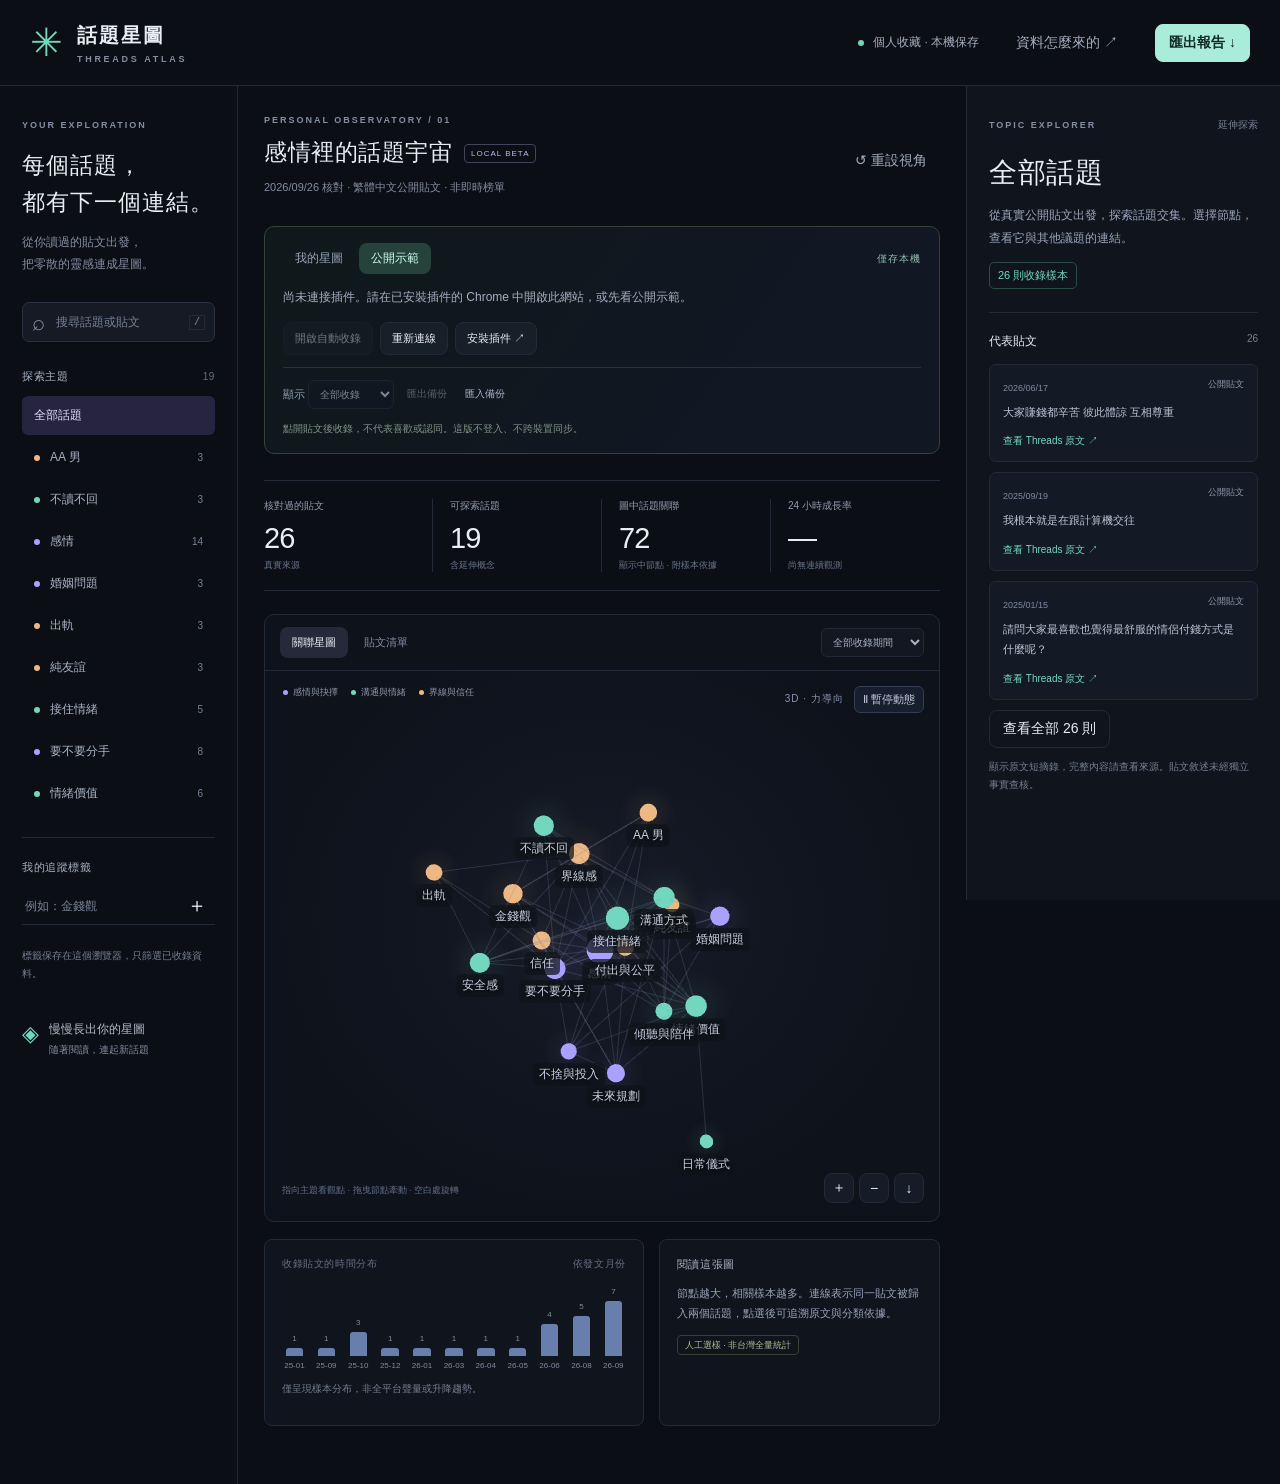
<file: site/index.html>
<!doctype html>
<html lang="zh-Hant"><head><meta charset="utf-8"><meta name="viewport" content="width=device-width,initial-scale=1"><meta name="color-scheme" content="dark"><meta name="description" content="從你開啟的 Threads 貼文建立個人話題星圖。本機保存、免登入，另提供公開樣本試玩。"><title>話題星圖 · Threads Atlas</title><link rel="stylesheet" href="styles.css"><script type="importmap">{"imports":{"three":"./vendor/three/three.module.min.js"}}</script></head>
<body>
<header><a class="brand" href="./"><span class="brand-mark">✳</span><span>話題星圖<small>THREADS ATLAS</small></span></a><div class="header-note"><span class="live-dot"></span>個人收藏 · 本機保存</div><button id="method-btn" class="quiet">資料怎麼來的 ↗</button><button id="export" class="primary">匯出報告 ↓</button></header>
<main>
<aside class="sidebar"><div class="eyebrow">YOUR EXPLORATION</div><h1>每個話題，<br>都有下一個連結。</h1><p class="intro">從你讀過的貼文出發，<br>把零散的靈感連成星圖。</p><label class="search"><span>⌕</span><input id="search" placeholder="搜尋話題或貼文" aria-label="搜尋話題或貼文"><kbd>/</kbd></label><div class="section-label">探索主題 <span id="topic-total">0</span></div><nav id="topics" aria-label="話題入口"></nav><form id="tag-form"><label for="tag-input" class="section-label">我的追蹤標籤</label><div class="tag-field"><input id="tag-input" maxlength="30" placeholder="例如：金錢觀" aria-label="新增追蹤標籤"><button aria-label="新增標籤">＋</button></div></form><div id="tags"></div><p class="tiny">標籤保存在這個瀏覽器，只篩選已收錄資料。</p><div class="sidebar-foot"><span>◈</span><div>慢慢長出你的星圖<small>隨著閱讀，連起新話題</small></div></div></aside>
<section class="workspace"><div class="page-heading"><div><div class="eyebrow">PERSONAL OBSERVATORY / 01</div><h2><span id="page-title">我的話題星圖</span><span class="beta">LOCAL BETA</span></h2><p id="snapshot-caption">正在載入資料…</p></div><button id="reset" class="quiet">↺ 重設視角</button></div><section class="library-panel" aria-label="個人收錄設定">
<div class="library-heading"><div class="library-switch" role="group" aria-label="資料來源"><button id="personal-tab" aria-pressed="false">我的星圖</button><button id="sample-tab" class="active" aria-pressed="true">公開示範</button></div><span class="local-pill">僅存本機</span></div>
<p id="library-status" role="status">正在尋找 Chrome 插件…</p>
<div class="library-actions"><button id="capture-toggle" disabled aria-pressed="false">開啟自動收錄</button><button id="connect-extension">重新連線</button><button id="install-extension">安裝插件 ↗</button></div>
<div class="library-tools"><label>顯示 <select id="library-filter"><option value="all">全部收錄</option><option value="manual">僅手動收藏</option></select></label><button id="backup-library">匯出備份</button><button id="import-library">匯入備份</button><input id="library-file" type="file" accept="application/json,.json" hidden><button id="exit-import" hidden>返回插件資料</button></div>
<p class="library-note">點開貼文後收錄，不代表喜歡或認同。這版不登入、不跨裝置同步。</p>
</section><div class="stats"><div><small id="post-count-title">已收錄的貼文</small><strong id="post-count">—</strong><span id="post-count-note">我的閱讀足跡</span></div><div><small>可探索話題</small><strong id="node-count">—</strong><span>含延伸概念</span></div><div><small>圖中話題關聯</small><strong id="edge-count">—</strong><span>顯示中節點 · 附樣本依據</span></div><div><small id="fourth-title">手動收藏</small><strong id="fourth-count">0</strong><span id="fourth-note">特別想保留的內容</span></div></div>
<div class="graph-panel"><div class="graph-top"><div class="tabs"><button class="active" id="graph-tab" aria-pressed="true">關聯星圖</button><button id="list-tab" aria-pressed="false">貼文清單</button></div><select id="period" aria-label="貼文時間範圍"><option value="all">全部收錄期間</option><option value="7">快照前 7 天</option><option value="1">快照前 24 小時</option></select></div><div id="graph-stage"><div id="graph" role="group" aria-label="3D 話題關聯圖"></div><div id="graph-empty" hidden>這個篩選沒有收錄貼文，試試其他話題或期間。</div><div class="graph-legend"><span><i class="purple"></i>感情與抉擇</span><span><i class="teal"></i>溝通與情緒</span><span><i class="orange"></i>界線與信任</span></div><div class="graph-mode"><span>3D · 力導向</span><button id="motion-toggle" aria-pressed="false">Ⅱ 暫停動態</button></div><div class="graph-controls"><button id="zoom-in" aria-label="放大">＋</button><button id="zoom-out" aria-label="縮小">−</button><button id="save-svg" aria-label="下載關聯圖">↓</button></div><p class="graph-hint">指向主題看觀點 · 拖曳節點牽動 · 空白處旋轉</p></div><div id="post-list" hidden></div></div>
<div class="bottom-grid"><section class="mini-panel"><div class="section-label"><span id="timeline-title">我的收錄時間分布</span><span id="timeline-unit">依收錄月份</span></div><div id="timeline"></div><p id="timeline-note" class="tiny">僅呈現個人收錄，非全平台聲量或升降趨勢。</p></section><section class="mini-panel"><div class="section-label">閱讀這張圖</div><p class="reading">節點越大，相關樣本越多。<br>連線表示同一貼文被歸入兩個話題，<br>點選後可追溯原文與分類依據。</p><span class="sample-badge" id="scope-badge">個人資料 · 未公開</span></section></div><div class="status-row"><p id="status" role="status"></p><button id="undo-delete" hidden>復原刪除</button></div></section>
<aside class="detail" id="detail" aria-label="話題詳情"></aside>
</main>
<dialog id="method"><button id="close-method" class="dialog-close" aria-label="關閉">×</button><div class="eyebrow">ABOUT THIS SNAPSHOT</div><h2>讓每個連結，都有依據。</h2><p>這是公開 Threads 貼文的人工核對樣本，用來體驗話題探索；不代表隨機抽樣、完整收錄或台灣整體輿情。</p><ul><li>公開示範呈現原文短摘錄與來源連結，另保留分析摘要。</li><li>話題分類為編輯判讀；連線代表同一樣本被歸入兩個話題，不代表因果。</li><li>來源可能是主貼文或回覆；貼文中的個人敘述未經獨立事實查核。</li><li>顏色代表主題群組，不代表情緒正負或成長率。</li><li>缺乏一致的連續採集資料，因此不顯示熱度成長率。</li><li>發文切角為依樣本衍生的創作提案，不是原作者的話，也不是情感診斷。</li></ul><p id="method-meta"></p></dialog>
<dialog id="install-dialog"><button id="close-install" class="dialog-close" aria-label="關閉安裝說明">×</button><div class="eyebrow">CONNECT YOUR READING</div><h2>讓星圖跟著閱讀生長</h2><p>請在桌面版 Chrome 安裝插件。這個內建預覽瀏覽器無法代替 Chrome 載入擴充功能。</p><ol><li><a class="download-link" href="downloads/threads-atlas-extension.zip?v=0.2.1" download>下載試用插件 ZIP ↓</a>，先解壓縮。</li><li>在 Chrome 網址列輸入 <code>chrome://extensions</code>，開啟右上角「開發人員模式」。</li><li>按「載入未封裝項目」，選擇解壓縮後含 <code>manifest.json</code> 的資料夾。</li><li>點插件圖示，閱讀說明並開啟「自動收錄」，重新整理已開著的 Threads 頁面。</li><li>點開一篇貼文／留言，再按插件裡的「開啟我的星圖」。</li></ol><p>網站與插件需在同一個 Chrome 個人檔案。線上星圖：<a href="https://diffusework-wq.github.io/threads-atlas/">diffusework-wq.github.io/threads-atlas/</a>；線上版不需要啟動本機伺服器。解除安裝插件會清除收藏，請先匯出備份。</p><p class="tiny">僅處理你在 Threads 網頁已載入的貼文文字與連結，不讀取密碼、Cookie 或私訊。Chrome 插件測試版不會把收藏傳到雲端。</p></dialog>
<script type="module" src="app.mjs?v=3"></script></body></html>
</file>
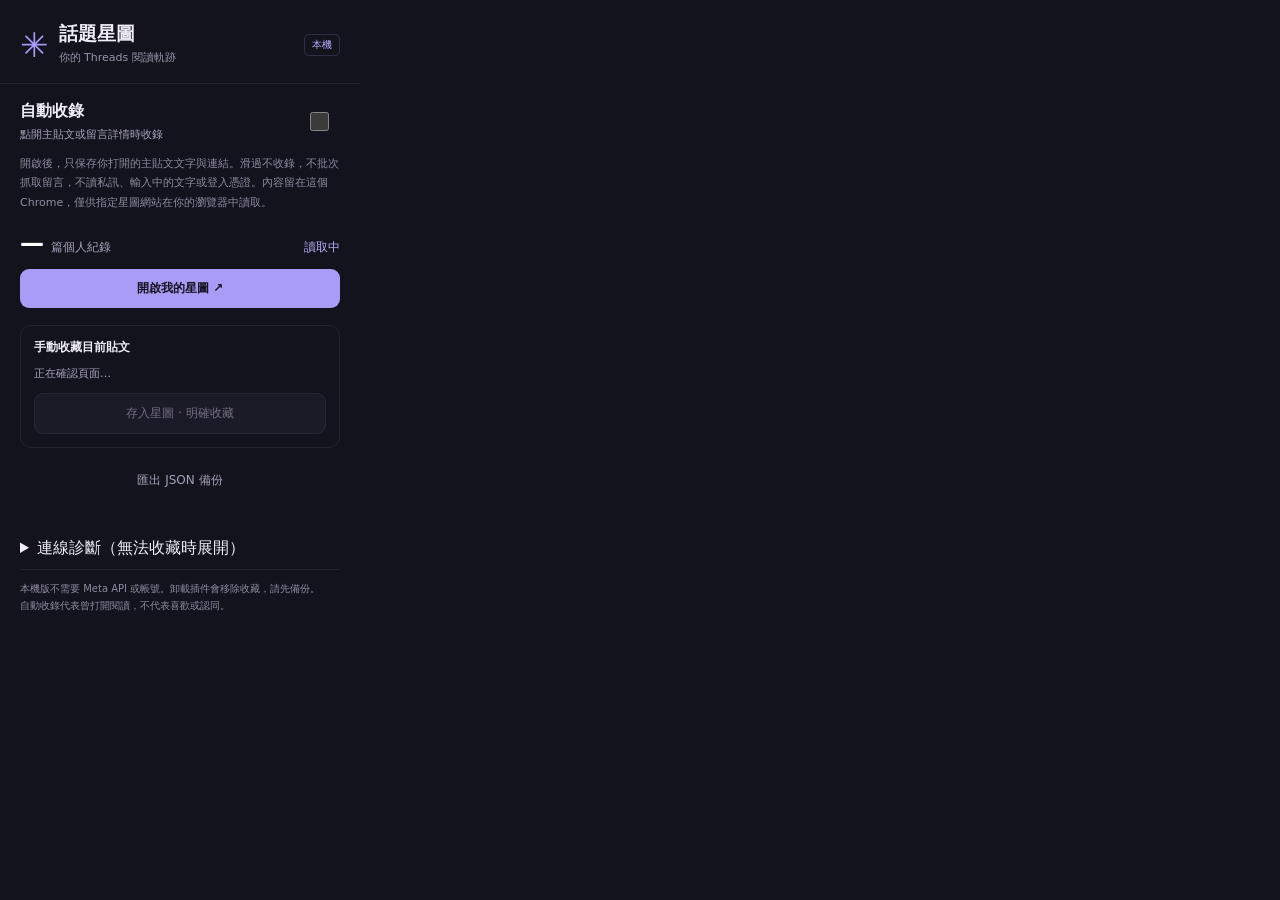
<file: extension/popup.html>
<!doctype html>
<html lang="zh-Hant">
<head><meta charset="utf-8"><meta name="viewport" content="width=device-width,initial-scale=1"><title>話題星圖</title><link rel="stylesheet" href="popup.css"></head>
<body>
  <header><span class="mark">✳</span><div><h1>話題星圖</h1><p>你的 Threads 閱讀軌跡</p></div><span class="local">本機</span></header>
  <main>
    <div class="setting"><label for="enabled"><strong>自動收錄</strong><small>點開主貼文或留言詳情時收錄</small></label><input id="enabled" type="checkbox" role="switch" aria-describedby="privacy"></div>
    <p id="privacy" class="privacy">開啟後，只保存你打開的主貼文文字與連結。滑過不收錄，不批次抓取留言，不讀私訊、輸入中的文字或登入憑證。內容留在這個 Chrome，僅供指定星圖網站在你的瀏覽器中讀取。</p>
    <div class="count"><strong id="count">—</strong><span>篇個人紀錄</span><span id="state">讀取中</span></div>
    <button id="open" class="primary">開啟我的星圖 ↗</button>
    <section aria-labelledby="save-heading"><h2 id="save-heading">手動收藏目前貼文</h2><p id="preview-info">正在確認頁面…</p><blockquote id="preview" hidden></blockquote><button id="save" disabled>存入星圖 · 明確收藏</button></section>
    <button id="export" class="quiet">匯出 JSON 備份</button>
    <p id="status" role="status" aria-live="polite"></p>
    <details><summary>連線診斷（無法收藏時展開）</summary><p>將以下診斷文字傳給開發者；不包含帳號、貼文內容或完整網址。</p><textarea id="diagnostics" readonly rows="9" aria-label="插件診斷資訊" style="box-sizing:border-box;width:100%;font:12px/1.6 monospace">正在檢查…</textarea></details>
    <footer>本機版不需要 Meta API 或帳號。卸載插件會移除收藏，請先備份。<br>自動收錄代表曾打開閱讀，不代表喜歡或認同。</footer>
  </main>
  <script type="module" src="popup.mjs"></script>
</body></html>
</file>
<file: site/styles.css>
:root{--bg:#0b0e14;--panel:#10141e;--line:#232936;--text:#e9edf5;--muted:#858da1;--purple:#aaa0ff;--teal:#73d7bf;--orange:#edb881}*{box-sizing:border-box}body{margin:0;background:var(--bg);color:var(--text);font-family:Inter,"Segoe UI","Microsoft JhengHei",sans-serif;font-size:14px}button,input,select{font:inherit}button,a,input,select{outline-offset:5px}button{cursor:pointer}button{color:inherit;background:transparent;border:1px solid var(--line);border-radius:8px;padding:9px 13px}button:hover{background:#242936}a{color:inherit;text-decoration:none}header{height:86px;border-bottom:1px solid var(--line);display:flex;align-items:center;gap:24px;padding:0 30px}.brand{display:flex;gap:12px;align-items:center;font-size:20px;font-weight:700;letter-spacing:2px}.brand small{display:block;font-size:9px;letter-spacing:2.7px;margin-top:5px;color:var(--muted)}.brand-mark{color:var(--teal);font-size:39px;font-weight:400}.header-note{margin-left:auto;color:#a5adbd;font-size:12px}.live-dot{display:inline-block;background:var(--teal);width:6px;height:6px;border-radius:50%;margin-right:9px}.primary{background:#a9ecd9;color:#102a25;border-color:#a9ecd9;font-weight:600}.primary:hover{background:#caf8e9}.quiet{border:0;color:#a3acbd}main{display:grid;grid-template-columns:238px minmax(420px,1fr) 314px;min-height:calc(100vh - 86px)}.sidebar{padding:34px 22px;border-right:1px solid var(--line);position:relative}.eyebrow{font-size:9px;letter-spacing:2px;color:var(--muted);font-weight:600}h1{font-size:23px;line-height:1.6;letter-spacing:1px;font-weight:500;margin:17px 0 10px}.intro{color:var(--muted);line-height:1.9;font-size:12px;margin:0 0 26px}.search{display:flex;align-items:center;gap:8px;background:#151a25;border:1px solid #2b3140;border-radius:7px;padding:9px}.search span{font-size:22px;line-height:15px;color:var(--muted)}input{min-width:0;width:100%;background:transparent;border:0;color:var(--text);padding:3px;font-size:12px}input::placeholder{color:#788296}kbd{font-size:10px;color:var(--muted);border:1px solid var(--line);padding:1px 4px}.section-label{font-size:11px;color:#aab2c3;display:flex;align-items:center;justify-content:space-between;letter-spacing:.6px}.sidebar>.section-label{margin:27px 0 12px}.section-label span{color:#646e83;font-size:10px}.topic-btn{display:flex;align-items:center;gap:10px;text-align:left;width:100%;border:0;margin:3px 0;padding:11px 12px;border-radius:6px;color:#aab3c5;font-size:12px}.topic-btn.selected{background:#27243f;color:#e4dfff}.topic-btn em{margin-left:auto;font-size:10px;font-style:normal;color:#788196}.dot{display:inline-block;width:6px;height:6px;flex-shrink:0;border-radius:50%}#tag-form{border-top:1px solid var(--line);margin-top:24px;padding-top:22px}.tag-field{display:flex;border-bottom:1px solid var(--line);margin:12px 0}.tag-field button{border:0;padding:5px 8px;font-size:20px}#tags{display:flex;flex-wrap:wrap;gap:5px}#tags button{font-size:10px;padding:5px}.tiny{font-size:10px;color:#747e91;line-height:1.8}.sidebar-foot{display:flex;gap:10px;margin-top:38px;color:#b5bccb;font-size:12px}.sidebar-foot>span{color:var(--teal);font-size:22px}.sidebar-foot small{display:block;font-size:10px;color:var(--muted);margin-top:5px}.workspace{padding:29px 26px 16px;min-width:0}.page-heading{display:flex;justify-content:space-between;align-items:center;gap:10px}h2{font-weight:500;font-size:23px;letter-spacing:.5px;margin:12px 0}.beta{font-size:8px;letter-spacing:1px;border:1px solid #46435c;border-radius:4px;padding:4px 6px;margin-left:12px;vertical-align:middle;color:#c3b8f4}#snapshot-caption{font-size:11px;color:var(--muted);margin-top:0}.stats{display:grid;grid-template-columns:repeat(4,1fr);margin:26px 0 23px;border-top:1px solid var(--line);border-bottom:1px solid var(--line);padding:18px 0}.stats>div{border-right:1px solid var(--line);padding-left:17px}.stats>div:first-child{padding-left:0}.stats>div:last-child{border:0}.stats small{display:block;font-size:10px;color:#929caf}.stats strong{display:inline-block;font-size:29px;letter-spacing:-1px;margin-top:9px;font-weight:500}.stats span{font-size:9px;display:block;color:#69758a;margin-top:4px}.stats .unavailable{color:#69758a}.graph-panel{border:1px solid var(--line);border-radius:10px;overflow:hidden;background:#0e121b}.graph-top{display:flex;justify-content:space-between;align-items:center;padding:12px 15px;border-bottom:1px solid var(--line)}.tabs{display:flex;gap:4px}.tabs button{font-size:11px;border:0;padding:8px 12px;color:var(--muted)}.tabs .active{background:#242a39;color:var(--text)}select{background:#121722;color:#aab3c4;border:1px solid var(--line);border-radius:6px;font-size:10px;padding:7px}#graph-stage{position:relative;min-height:440px}#graph{width:100%;height:500px;display:block;touch-action:none;cursor:grab}#graph:active{cursor:grabbing}.node{cursor:pointer}.node text{fill:#cbd1de;font-size:13px;paint-order:stroke;stroke:#0e121b;stroke-width:5px;stroke-linejoin:round;pointer-events:none}.node.selected text{fill:white;font-weight:600}.node:focus circle{stroke:white;stroke-width:3px}.edge{cursor:pointer}.edge:hover{stroke-opacity:1}.graph-legend{position:absolute;top:15px;left:18px;display:flex;gap:13px;font-size:9px;color:#909aaf;pointer-events:none}.graph-legend i{width:5px;height:5px;border-radius:50%;display:inline-block;margin-right:5px}.purple{background:var(--purple)}.teal{background:var(--teal)}.orange{background:var(--orange)}.graph-controls{position:absolute;right:15px;bottom:18px;display:flex;gap:5px}.graph-controls button{background:#151b27;width:30px;height:30px;padding:0}.graph-hint{position:absolute;left:17px;bottom:15px;font-size:9px;color:#626f84;pointer-events:none}#graph-empty{position:absolute;top:45%;left:15%;right:15%;text-align:center;color:var(--muted)}.bottom-grid{display:grid;grid-template-columns:1.35fr 1fr;gap:15px;margin-top:17px}.mini-panel{padding:17px;border:1px solid var(--line);border-radius:8px;background:#10141d}#timeline{display:flex;align-items:end;gap:7px;height:86px;margin:13px 0 10px}.bar-group{flex:1;height:100%;display:flex;flex-direction:column;justify-content:end;align-items:center;gap:5px;min-width:0}.bar{background:#687fad;border-radius:3px 3px 0 0;width:70%;min-height:2px}.bar-group small{font-size:8px;color:#7f8ca0}.reading{font-size:11px;line-height:1.9;color:#97a2b8}.sample-badge{font-size:9px;padding:4px 7px;border:1px solid #364033;border-radius:4px;color:#aebd95}.detail{border-left:1px solid var(--line);padding:30px 22px;background:#10141d;max-height:calc(100vh - 86px);overflow:auto;position:sticky;top:0}.detail-top{display:flex;justify-content:space-between;align-items:center}.detail h2{font-size:28px;margin:20px 0 12px}.detail .description{font-size:12px;line-height:1.9;color:#9aa6ba}.detail .count-label{color:var(--teal);font-size:11px;border:1px solid #2a4c43;padding:5px 8px;border-radius:5px;display:inline-block}.detail-section{border-top:1px solid var(--line);margin-top:23px;padding-top:20px}.detail-section h3{font-size:12px;font-weight:500;display:flex;justify-content:space-between;margin:0 0 14px}.detail-section h3 span{color:#768095;font-size:10px}.related{font-size:10px;padding:5px 8px;margin:0 4px 6px 0;color:#b8aecf}.source-card{border:1px solid var(--line);border-radius:7px;background:#141a25;padding:13px;margin:10px 0}.source-card time{font-size:9px;color:#7e8aa0}.source-card p{font-size:11px;line-height:1.8;color:#bac4d5;margin:9px 0}.source-card a{font-size:10px;color:var(--teal)}.source-card a:hover{text-decoration:underline}.source-card .source-kind{font-size:9px;float:right;color:#8f9aad}.angle{display:flex;gap:10px;padding:12px 0;border-bottom:1px solid #202735}.angle b{font-size:11px;font-weight:400;color:#7e73c5}.angle p{margin:0;font-size:11px;line-height:1.9;color:#bcc6d7}.angle small{display:block;color:#7e899f;margin-top:3px;font-size:9px}#post-list{padding:18px;max-height:500px;overflow:auto}.error{color:#ffbfae;padding:20px}#status{font-size:11px;color:var(--teal);min-height:20px}dialog{background:#151b28;color:var(--text);border:1px solid #414b62;border-radius:14px;max-width:570px;width:90%;padding:34px}dialog::backdrop{background:#02050aca;backdrop-filter:blur(5px)}dialog p,dialog li{font-size:13px;line-height:1.9;color:#aab6ca}dialog li{margin:9px 0}.dialog-close{float:right;font-size:24px;border:0;padding:0 5px}[hidden]{display:none!important}@media(min-width:1600px){main{grid-template-columns:265px minmax(480px,1fr) 355px}#graph{height:570px}.detail{padding:34px 28px}}@media(max-width:1150px){main{grid-template-columns:200px minmax(400px,1fr)}.detail{grid-column:2;position:static;max-height:none;border-top:1px solid var(--line);border-left:0}.sidebar{grid-row:1/3}.header-note{display:none}header .quiet{margin-left:auto}.workspace{padding:25px 20px}}@media(max-width:700px){header{height:72px;padding:0 16px;gap:8px}.brand{font-size:16px}.brand-mark{font-size:30px}header button{font-size:10px;padding:8px}.brand small{font-size:8px}main{display:block}.sidebar{padding:18px;border-right:0;border-bottom:1px solid var(--line)}.sidebar h1,.intro,.sidebar>.eyebrow,.sidebar-foot{display:none}.sidebar>.section-label{margin:15px 0 8px}#topics{display:flex;overflow:auto;gap:4px}.topic-btn{width:auto;white-space:nowrap;flex-shrink:0}.topic-btn em{display:none}#tag-form{margin-top:12px;padding-top:12px;display:flex;gap:12px;align-items:center}.tag-field{margin:0;flex:1}.sidebar .tiny{margin-bottom:0}.workspace{padding:22px 14px}.page-heading h2{font-size:20px}.page-heading>.quiet{font-size:10px;padding:4px}.stats{margin-top:16px}.stats strong{font-size:24px}.stats>div{padding-left:10px}.stats small{font-size:9px}.graph-top{padding:8px}.tabs button{padding:7px}.graph-legend{font-size:8px;gap:9px;left:10px}#graph{height:410px}#graph-stage{min-height:410px}.graph-hint{bottom:49px;font-size:8px}.bottom-grid{grid-template-columns:1fr}.detail{padding:23px 18px}.detail h2{font-size:26px}.source-card p,.angle p{font-size:13px}}

/* Three.js scene and projected, keyboard-accessible labels. */
#graph{position:relative;overflow:hidden;height:550px;background:radial-gradient(ellipse at 50% 45%,#24283b66,transparent 68%);touch-action:none;isolation:isolate}
#graph canvas{display:block;width:100%;height:100%;cursor:grab}#graph.dragging canvas{cursor:grabbing}
.graph-labels{position:absolute;inset:0;pointer-events:none;overflow:hidden}
.graph-label{position:absolute;transform:translate(-50%,0);pointer-events:auto;border:0;background:#10151bbb;color:#cbd2e3;padding:3px 6px;border-radius:5px;font-size:12px;white-space:nowrap;cursor:grab;touch-action:none;box-shadow:none;text-shadow:0 1px 5px #000}
.graph-label:hover,.graph-label.selected{color:white;background:#3f395cd9}.graph-label.selected{font-weight:700}.graph-label.dim{opacity:.4}.graph-label:focus-visible{outline:2px solid #c0b7ff;outline-offset:3px}.dragging .graph-label{cursor:grabbing}
.graph-mode{position:absolute;right:15px;top:15px;display:flex;align-items:center;gap:10px;color:#8793ae;font-size:10px;letter-spacing:1px;pointer-events:none}.graph-mode button{pointer-events:auto;font-size:11px;padding:5px 8px;background:#171e2d;color:#c5cce0;border:1px solid #343d53;border-radius:6px}
.graph-legend,.graph-controls,.graph-hint,.graph-mode{z-index:3}.graph-hint{pointer-events:none}.graph-fallback{position:absolute;top:40%;padding:25px;color:#cbd2e3;text-align:center}
@media(max-width:700px){#graph{height:480px}.graph-mode{top:44px}.graph-hint{font-size:10px;max-width:65%}.graph-legend{font-size:10px}}

/* Personal local library */
button:disabled{opacity:.45;cursor:not-allowed}.library-panel{margin-top:20px;padding:16px 18px;border:1px solid #344339;border-radius:10px;background:linear-gradient(125deg,#13221f88,#111723 70%)}
.library-heading{display:flex;align-items:center;justify-content:space-between;gap:10px}.library-switch{display:flex;gap:4px}.library-switch button{border:0;padding:7px 12px;font-size:12px;color:#96a5b5}.library-switch .active{color:#ceffef;background:#25433b}.local-pill{font-size:10px;letter-spacing:1px;color:#8fbcab}
#library-status{font-size:12px;line-height:1.8;color:#a5b0c1;margin:13px 0}.connected{color:#8ee1c3!important}.library-actions{display:flex;flex-wrap:wrap;gap:7px}.library-actions button{font-size:11px;padding:8px 11px;background:#171f29}.library-actions #capture-toggle[aria-pressed=true]{background:#26483e;color:#b7efda;border-color:#436d5d}.library-tools{display:flex;align-items:center;flex-wrap:wrap;gap:8px;margin-top:12px;padding-top:12px;border-top:1px solid #293332}.library-tools label{font-size:11px;color:#909fb3}.library-tools button{border:0;padding:5px;font-size:10px;color:#a6b6c8}.library-note{font-size:10px;color:#819487;line-height:1.7;margin:11px 0 0}.source-actions{display:flex;gap:5px;margin-top:12px}.source-actions button{font-size:10px;padding:5px 8px}.source-card small{display:block;margin:6px 0}.source-card p{white-space:pre-wrap;overflow-wrap:anywhere}.personal-note{border-left:2px solid #7362b8;padding-left:8px}.status-row{display:flex;align-items:center;gap:8px}#undo-delete{font-size:11px;flex-shrink:0;padding:5px 9px}.download-link{color:#9ee8d1;text-decoration:underline}#install-dialog code{font-size:11px;overflow-wrap:anywhere;color:#ccd4e5}#install-dialog ol{padding-left:21px}#graph-empty{line-height:2;max-width:410px;margin:auto;padding:18px;color:#9cabc3;pointer-events:none}.evidence{padding-left:4px;padding-right:4px}
@media(max-width:700px){.library-panel{padding:13px}.library-switch button{font-size:11px}.library-actions button{flex:1}.library-tools{gap:4px}.local-pill{font-size:9px}#library-status{font-size:11px}}

/* Text-only topic voices drift from lower right to upper left. */
.hover-voices{position:absolute;z-index:5;width:min(340px,58%);padding:0;border:0;border-radius:0;background:none;box-shadow:none;backdrop-filter:none;pointer-events:none;transition:opacity .35s ease}
.voice-text{margin:0;color:#b9c4d7;font-size:14px;font-weight:400;line-height:1.95;white-space:pre-wrap;overflow-wrap:anywhere;text-shadow:0 2px 12px #080d17,0 0 5px #080d17;will-change:transform,opacity}
.hover-voices.is-leaving{opacity:0}
@media(max-width:700px){.voice-text{font-size:12px;line-height:1.85}}
@media(prefers-reduced-motion:reduce){.hover-voices{transition:none}.voice-text{will-change:auto}}
</file>
<file: extension/popup.css>
:root{color-scheme:dark;font-family:system-ui,-apple-system,"Segoe UI",sans-serif;color:#efeef7;background:#12131d}*{box-sizing:border-box}body{margin:0;width:360px}header{display:flex;align-items:center;gap:10px;padding:21px 20px 15px;border-bottom:1px solid #ffffff10}.mark{font-size:34px;color:#a89cfd}h1{font-size:19px;margin:0;font-weight:650}header p{font-size:11px;color:#9894ad;margin:3px 0}.local{font-size:10px;border:1px solid #b4a5fa30;border-radius:5px;padding:3px 7px;margin-left:auto;color:#b8a9fd}main{padding:17px 20px}.setting{display:flex;gap:12px;align-items:center;justify-content:space-between}.setting label{display:grid;gap:5px;cursor:pointer}strong{font-weight:600}small{font-size:11px;color:#aaa5bb}input[role=switch]{width:35px;height:19px;accent-color:#a999f5;cursor:pointer}.privacy,footer{font-size:11px;line-height:1.75;color:#8f8b9f}.privacy{margin:12px 0 17px}.count{display:flex;align-items:baseline;gap:7px;font-size:12px;margin-bottom:12px;color:#a6a1b8}.count strong{font-size:24px;color:#fff}.count #state{margin-left:auto;color:#b9acf4}button{font:inherit;font-size:12px;border-radius:9px;border:1px solid #7771845c;background:#282335;color:#e4dff8;padding:11px 13px;width:100%;cursor:pointer;transition:background .15s}button:hover{background:#373045}button:focus-visible,input:focus-visible{outline:2px solid #c4b6ff;outline-offset:3px}button:disabled{opacity:.45;cursor:default}button.primary{background:#a99cf6;border:0;color:#191324;font-weight:650}button.primary:hover{background:#c1b5ff}section{border:1px solid #ffffff12;border-radius:11px;padding:13px;margin:17px 0 12px}h2{font-size:12px;margin:0 0 9px}section p{font-size:11px;line-height:1.65;color:#a9a3b9;margin:5px 0 10px}blockquote{white-space:pre-wrap;overflow:auto;max-height:155px;border-left:2px solid #9f8adc;padding-left:10px;margin:12px 0;font-size:12px;line-height:1.7;color:#d9d3e8}.quiet{border-color:transparent;background:transparent;color:#a7a0ba}#status{font-size:12px;line-height:1.6;color:#b6ddcb;min-height:19px;margin:9px 0}footer{border-top:1px solid #ffffff10;padding-top:10px;margin-top:10px;font-size:10px}
</file>
